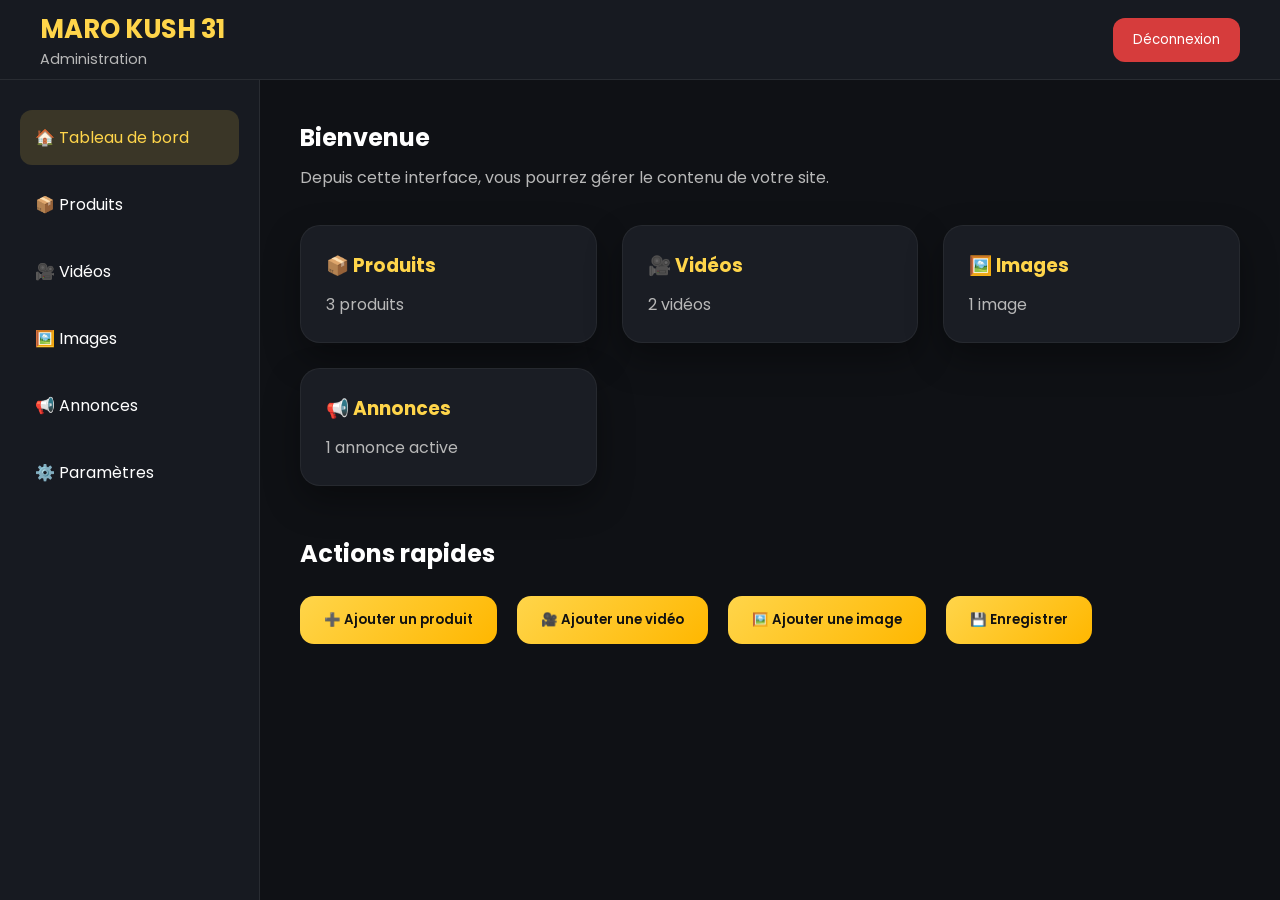
<file: admin/index.html>
<!DOCTYPE html>
<html lang="fr">

<head>

<meta charset="UTF-8">

<meta name="viewport" content="width=device-width, initial-scale=1.0">

<title>Panneau d'administration</title>

<link rel="stylesheet" href="admin.css">

<link href="https://fonts.googleapis.com/css2?family=Poppins:wght@300;400;600;700&display=swap" rel="stylesheet">

</head>

<body>

<header class="admin-header">

<div class="logo">

<h1>MARO KUSH 31</h1>

<p>Administration</p>

</div>

<button id="logoutBtn">

Déconnexion

</button>

</header>

<div class="admin-layout">

<aside class="sidebar">

<ul>

<li class="active">🏠 Tableau de bord</li>

<li>📦 Produits</li>

<li>🎥 Vidéos</li>

<li>🖼️ Images</li>

<li>📢 Annonces</li>

<li>⚙️ Paramètres</li>

</ul>

</aside>

<main class="content">

<h2>Bienvenue</h2>

<p>

Depuis cette interface, vous pourrez gérer le contenu de votre site.

</p>

<div class="cards">

<div class="dashboard-card">

<h3>📦 Produits</h3>

<p id="productCount">

3 produits

</p>

</div>

<div class="dashboard-card">

<h3>🎥 Vidéos</h3>

<p id="videoCount">

2 vidéos

</p>

</div>

<div class="dashboard-card">

<h3>🖼️ Images</h3>

<p id="imageCount">

1 image

</p>

</div>

<div class="dashboard-card">

<h3>📢 Annonces</h3>

<p>

1 annonce active

</p>

</div>

</div>

<section class="quick-actions">

<h2>Actions rapides</h2>

<div class="actions">

<button id="addProduct">

➕ Ajouter un produit

</button>

<button id="addVideo">

🎥 Ajouter une vidéo

</button>

<button id="addImage">

🖼️ Ajouter une image

</button>

<button id="saveChanges">

💾 Enregistrer

</button>

</div>

</section>

</main>

</div>

<script src="admin.js"></script>

</body>

</html>
</file>
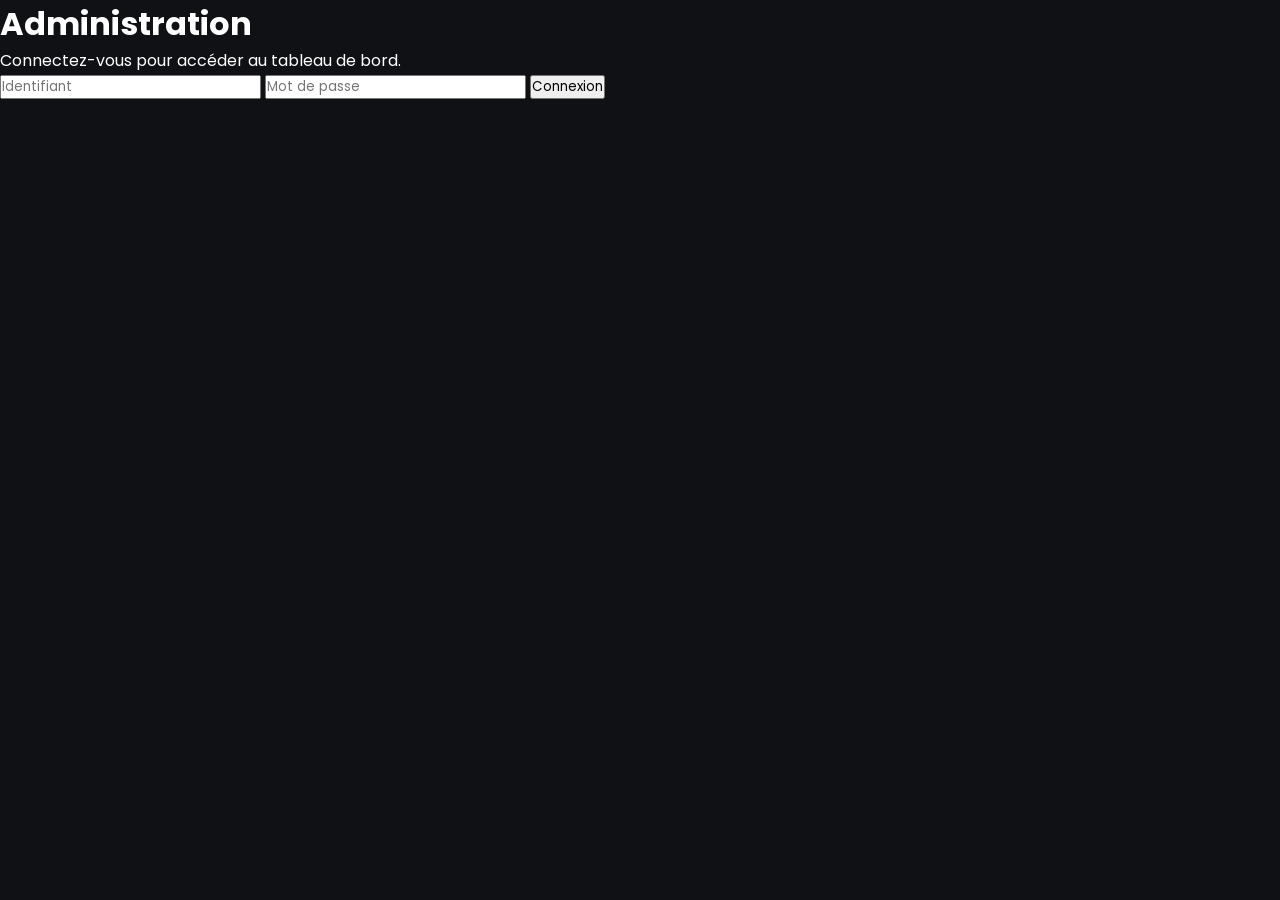
<file: admin/login.html>
<!DOCTYPE html>
<html lang="fr">

<head>

<meta charset="UTF-8">

<meta name="viewport"
content="width=device-width,initial-scale=1.0">

<title>Administration</title>

<link rel="stylesheet" href="admin.css">

<link href="https://fonts.googleapis.com/css2?family=Poppins:wght@300;400;600;700&display=swap" rel="stylesheet">

</head>

<body>

<div class="login-box">

<h1>Administration</h1>

<p>

Connectez-vous pour accéder au tableau de bord.

</p>

<form id="loginForm">

<input
type="text"
id="username"
placeholder="Identifiant"
required>

<input
type="password"
id="password"
placeholder="Mot de passe"
required>

<button type="submit">

Connexion

</button>

</form>

<p id="loginError"></p>

</div>

<script src="admin.js"></script>

</body>

</html>
</file>
<file: admin/admin.css>
/* ==========================================================
   ADMIN PANEL
   PARTIE 3
========================================================== */

*{
margin:0;
padding:0;
box-sizing:border-box;
font-family:"Poppins",sans-serif;
}

:root{

--bg:#0f1115;
--card:#1a1d24;
--gold:#FFD54A;
--gold2:#ffb700;
--text:#ffffff;
--grey:#b8b8b8;
--shadow:0 15px 35px rgba(0,0,0,.35);

}

body{

background:var(--bg);

color:var(--text);

min-height:100vh;

}

/* ==========================================================
HEADER
========================================================== */

.admin-header{

height:80px;

padding:0 40px;

display:flex;

align-items:center;

justify-content:space-between;

background:#171a21;

border-bottom:1px solid rgba(255,255,255,.08);

position:sticky;

top:0;

z-index:100;

}

.logo h1{

color:var(--gold);

font-size:1.6rem;

}

.logo p{

color:var(--grey);

font-size:.9rem;

}

#logoutBtn{

padding:12px 20px;

border:none;

border-radius:12px;

background:#d63c3c;

color:white;

cursor:pointer;

transition:.3s;

}

#logoutBtn:hover{

transform:translateY(-3px);

}

/* ==========================================================
LAYOUT
========================================================== */

.admin-layout{

display:grid;

grid-template-columns:260px 1fr;

min-height:calc(100vh - 80px);

}

/* ==========================================================
SIDEBAR
========================================================== */

.sidebar{

background:#171a21;

padding:30px 20px;

border-right:1px solid rgba(255,255,255,.08);

}

.sidebar ul{

list-style:none;

}

.sidebar li{

padding:15px;

margin-bottom:12px;

border-radius:12px;

cursor:pointer;

transition:.3s;

}

.sidebar li:hover{

background:rgba(255,213,74,.12);

color:var(--gold);

}

.sidebar .active{

background:rgba(255,213,74,.15);

color:var(--gold);

}

/* ==========================================================
CONTENU
========================================================== */

.content{

padding:40px;

}

.content h2{

margin-bottom:10px;

}

.content p{

color:var(--grey);

}

/* ==========================================================
CARTES
========================================================== */

.cards{

display:grid;

grid-template-columns:repeat(auto-fit,minmax(220px,1fr));

gap:25px;

margin-top:35px;

}

.dashboard-card{

background:var(--card);

padding:25px;

border-radius:20px;

box-shadow:var(--shadow);

border:1px solid rgba(255,255,255,.05);

transition:.3s;

}

.dashboard-card:hover{

transform:translateY(-8px);

border-color:var(--gold);

}

.dashboard-card h3{

margin-bottom:12px;

color:var(--gold);

}

/* ==========================================================
ACTIONS
========================================================== */

.quick-actions{

margin-top:50px;

}

.actions{

display:flex;

gap:20px;

flex-wrap:wrap;

margin-top:25px;

}

.actions button{

padding:14px 24px;

border:none;

border-radius:14px;

cursor:pointer;

font-weight:600;

background:linear-gradient(
135deg,
var(--gold),
var(--gold2)
);

color:#111;

transition:.3s;

}

.actions button:hover{

transform:translateY(-4px);

}

/* ==========================================================
RESPONSIVE
========================================================== */

@media(max-width:900px){

.admin-layout{

grid-template-columns:1fr;

}

.sidebar{

border-right:none;

border-bottom:1px solid rgba(255,255,255,.08);

}

}

@media(max-width:600px){

.admin-header{

padding:15px 20px;

}

.content{

padding:20px;

}

.actions{

flex-direction:column;

}

.actions button{

width:100%;

}

}
</file>
